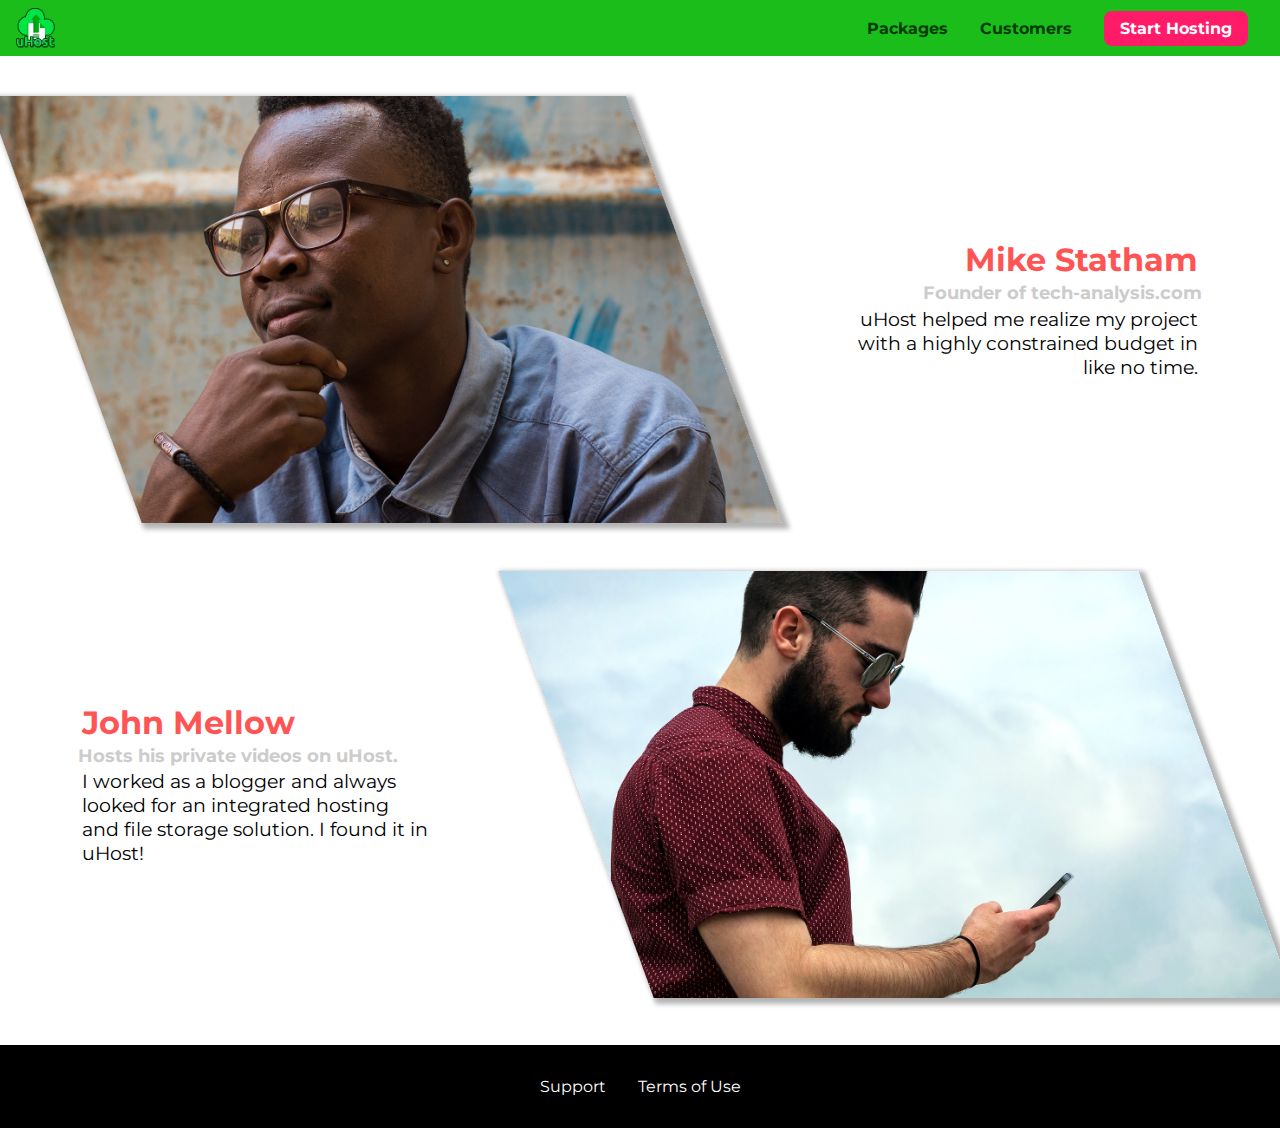
<file: index.html>
<!DOCTYPE html>
<html lang="en">

<head>
    <meta charset="UTF-8">
    <meta name="viewport" content="width=device-width, initial-scale=1.0">
    <meta http-equiv="X-UA-Compatible" content="ie=edge">
    <title>uHost Customers</title>
    <link rel="shortcut icon" href="../favicon.png">
    <link href="https://fonts.googleapis.com/css?family=Anton|Montserrat:400,700" rel="stylesheet">
    <link rel="stylesheet" href="../shared.css">
    <link rel="stylesheet" href="customers.css">
</head>

<body>
    <div class="backdrop"></div>
    <header class="main-header">
        <div>
            <button class="toggle-button">
                <span class="toggle-button__bar"></span>
                <span class="toggle-button__bar"></span>
                <span class="toggle-button__bar"></span>
            </button>
            <a href="../index.html" class="main-header__brand">
                <img src="../images/uhost-icon.png" alt="logo">
            </a>
        </div>
        <nav class="main-nav">
            <ul class="main-nav__items">
                <li class="main-nav__item">
                    <a href="../packages/index.html">Packages</a>
                </li>
                <li class="main-nav__item">
                    <a href="index.html">Customers</a>
                </li>
                <li class="main-nav__item main-nav__item--cta">
                    <a href="../start-hosting/index.html">Start Hosting</a>
                </li>
            </ul>
        </nav>
    </header>
      <nav class="mobile-nav">
    <ul class="mobile-nav__items">
        <li class="mobile-nav__item">
            <a href="../packages/index.html">Packages</a>
        </li>
        <li class="mobile-nav__item">
            <a href="index.html">Customers</a>
        </li>
        <li class="mobile-nav__item mobile-nav__item--cta">
            <a href="../start-hosting/index.html">Start Hosting</a>
        </li>
    </ul>
</nav>
    <main>
        <div>
            <div class="testimonial" id="customer-1">
                <div class="testimonial__image-container">
                    <img src="../images/customer-1.jpg" alt="Mike Statham - Customer" class="testimonial__image">
                </div>
                <div class="testimonial__info">
                    <h1 class="testimonial__name">Mike Statham</h1>
                    <h2 class="testimonial__subtitle">Founder of
                        <a href="tech-analysis.com">tech-analysis.com</a>
                    </h2>
                    <p class="testimonial__text">uHost helped me realize my project with a highly constrained budget in like no time.</p>
                </div>
            </div>
            <div class="testimonial" id="customer-2">

                <div class="testimonial__info">
                    <h1 class="testimonial__name">John Mellow</h1>
                    <h2 class="testimonial__subtitle">Hosts his private videos on uHost.
                    </h2>
                    <p class="testimonial__text">I worked as a blogger and always looked for an integrated hosting and file storage solution. I found
                        it in uHost!
                    </p>
                </div>
                <div class="testimonial__image-container">
                    <img src="../images/customer-2.jpg" alt="John Mellow - Customer" class="testimonial__image">
                </div>
            </div>
        </div>
    </main>
    <footer class="main-footer">
        <nav>
            <ul class="main-footer__links">
                <li class="main-footer__link">
                    <a href="#">Support</a>
                </li>
                <li class="main-footer__link">
                    <a href="#">Terms of Use</a>
                </li>
            </ul>
        </nav>
    </footer>
    <script src="../share.js"></script>
</body>

</html>
</file>
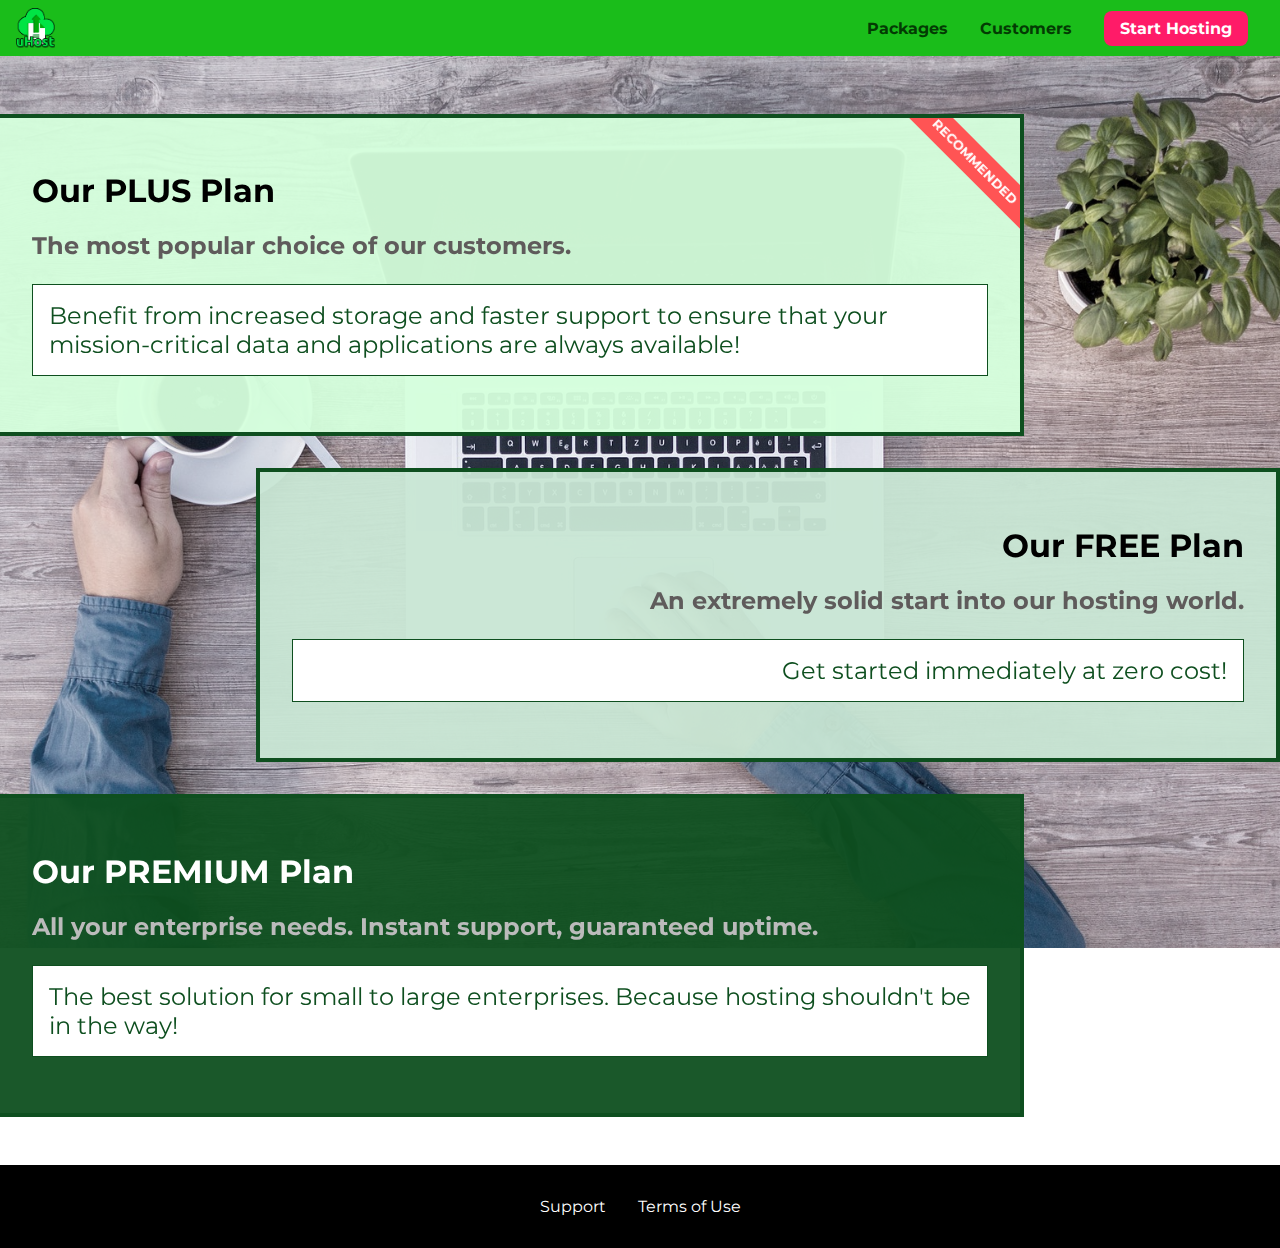
<file: packages/index.html>
<!DOCTYPE html>
<html lang="en">

<head>
    <meta charset="UTF-8">
    <meta http-equiv="X-UA-Compatible" content="ie=edge">
    <meta name = "viewport" content="width=device-width, initial-scale=1.0">
    <title>uHost</title>
    <link rel="shortcut icon" href="../favicon.png">
    <link href="https://fonts.googleapis.com/css?family=Montserrat:400,700" rel="stylesheet">
    <link rel="stylesheet" href="../shared.css">
    <link rel="stylesheet" href="packages.css">
</head>
<body>
    <div class="backdrop"></div>
    <div class="background"></div>
    <header class="main-header">
    <div>
        <button class="toggle-button">
            <span class="toggle-button__bar"></span>
            <span class="toggle-button__bar"></span>
            <span class="toggle-button__bar"></span>
        </button>
        <a href="../index.html" class="main-header__brand">
            <img src="../images/uhost-icon.png" alt="logo">
        </a>
    </div>
    <nav class="main-nav">
        <ul class="main-nav__items">
            <li class="main-nav__item">
                <a href="index.html">Packages</a>
            </li>
            <li class="main-nav__item">
                <a href="../customers/index.html">Customers</a>
            </li>
            <li class="main-nav__item main-nav__item--cta">
                <a href="../start-hosting/index.html">Start Hosting</a>
            </li>
        </ul>
    </nav>
</header>
    <nav class="mobile-nav">
    <ul class="mobile-nav__items">
        <li class="mobile-nav__item">
            <a href="index.html">Packages</a>
        </li>
        <li class="mobile-nav__item">
            <a href="../customers/index.html">Customers</a>
        </li>
        <li class="mobile-nav__item mobile-nav__item--cta">
            <a href="../start-hosting/index.html">Start Hosting</a>
        </li>
    </ul>
</nav>
    <main>
        <div class="package__div"></div>
        <section class="package" id="plus">
            <a href="#">
                <h1 class="package__title">Our PLUS Plan</h1>
                <h2 class="package__badge">RECOMMENDED</h2>
                <h2 class="package__subtitle">The most popular choice of our customers.</h2>
                <p class="package__info">Benefit from increased storage and faster support to ensure that your mission-critical data and applications
                    are always available!</p>
            </a>
        </section>
        <section class="package" id="free">
            <a href="#">
                <h1 class="package__title">Our FREE Plan</h1>
                <h2 class="package__subtitle">An extremely solid start into our hosting world.</h2>
                <p class="package__info">Get started immediately at zero cost!</p>
            </a>
        </section>
        <div class="clearfix"></div>
        <section class="package" id="premium">
            <a href="#">
                <h1 class="package__title">Our PREMIUM Plan</h1>
                <h2 class="package__subtitle">All your enterprise needs. Instant support, guaranteed uptime. </h2>
                <p class="package__info">The best solution for small to large enterprises. Because hosting shouldn't be in the way!</p>
            </a>
        </section>
       
    </main>
    <footer class="main-footer">
        <nav>
            <ul class="main-footer__links">
                <li class="main-footer__link">
                    <a href="#">Support</a>
                </li>
                <li class="main-footer__link">
                    <a href="#">Terms of Use</a>
                </li>
            </ul>
        </nav>
    </footer>
    <script src="../share.js"></script>
</body>

</html>
</file>
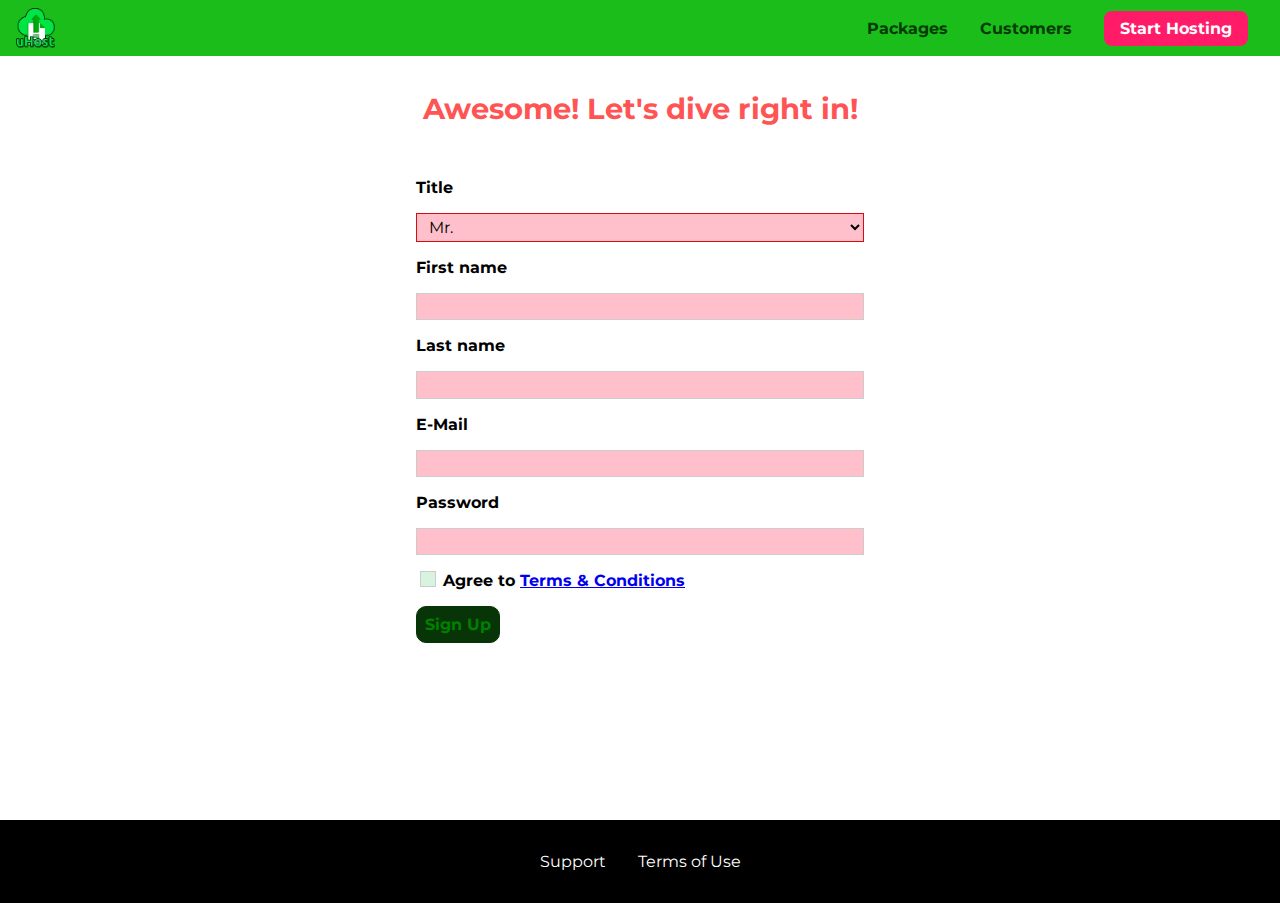
<file: start-hosting/index.html>
<!DOCTYPE html>
<html lang="en">

<head>
    <meta charset="UTF-8">
    <meta name="viewport" content="width=device-width, initial-scale=1.0">
    <meta http-equiv="X-UA-Compatible" content="ie=edge">
    <title>uHost Signup</title>
    <link rel="shortcut icon" href="../favicon.png">
    <link href="https://fonts.googleapis.com/css?family=Anton|Montserrat:400,700" rel="stylesheet">
    <link rel="stylesheet" href="../shared.css">
    <link rel="stylesheet" href="start-hosting.css">
</head>

<body>
    <div class="backdrop"></div>
    <header class="main-header">
        <div>
            <button class="toggle-button">
                <span class="toggle-button__bar"></span>
                <span class="toggle-button__bar"></span>
                <span class="toggle-button__bar"></span>
            </button>
            <a href="../index.html" class="main-header__brand">
                <img src="../images/uhost-icon.png" alt="uHost - Your favorite hosting company">
            </a>
        </div>
        <nav class="main-nav">
            <ul class="main-nav__items">
                <li class="main-nav__item">
                    <a href="../packages/index.html">Packages</a>
                </li>
                <li class="main-nav__item">
                    <a href="../customers/index.html">Customers</a>
                </li>
                <li class="main-nav__item main-nav__item--cta">
                    <a href="index.html">Start Hosting</a>
                </li>
            </ul>
        </nav>
    </header>
    <nav class="mobile-nav">
        <ul class="mobile-nav__items">
            <li class="mobile-nav__item">
                <a href="../packages/index.html">Packages</a>
            </li>
            <li class="mobile-nav__item">
                <a href="../customers/index.html">Customers</a>
            </li>
            <li class="mobile-nav__item mobile-nav__item--cta">
                <a href="index.html">Start Hosting</a>
            </li>
        </ul>
    </nav>
    <main class="signup-page">
        <h1 class="signup-title">Awesome! Let's dive right in!</h1>
        <form action="index.html" class="signup-form">
            <label for="title">Title</label>
            <select id="title" class="invalid">
                <option value="mr">Mr.</option>
                <option value="ms">Ms.</option>
                <option value="mr">Dr.</option>
                <option value="ms">Sr.</option>
                <option value="mr">Commander.</option>
                <option value="ms">Lieutenant.</option>
            </select>
            <label for="first-name">First name</label>
            <input type="text" class="invalid" id="first-name">
            <label for="last-name">Last name</label>
            <input type="text" class="invalid" id="last-name">
            <label for="email">E-Mail</label>
            <input type="email" id="email" class="invalid">
            <label for="password">Password</label>
            <input type="password" class="invalid" id="password">
            <input type="checkbox" id="agree-terms" class="invalid">
            <label for="agree-terms">Agree to
                <a href="#">Terms &amp; Conditions</a>
            </label>
            <button type="submit" class="button">Sign Up</button>
        </form>
    </main>
    <footer class="main-footer">
        <nav>
            <ul class="main-footer__links">
                <li class="main-footer__link">
                    <a href="#">Support</a>
                </li>
                <li class="main-footer__link">
                    <a href="#">Terms of Use</a>
                </li>
            </ul>
        </nav>
    </footer>
    <script src="../share.js"></script>
</body>

</html>
</file>
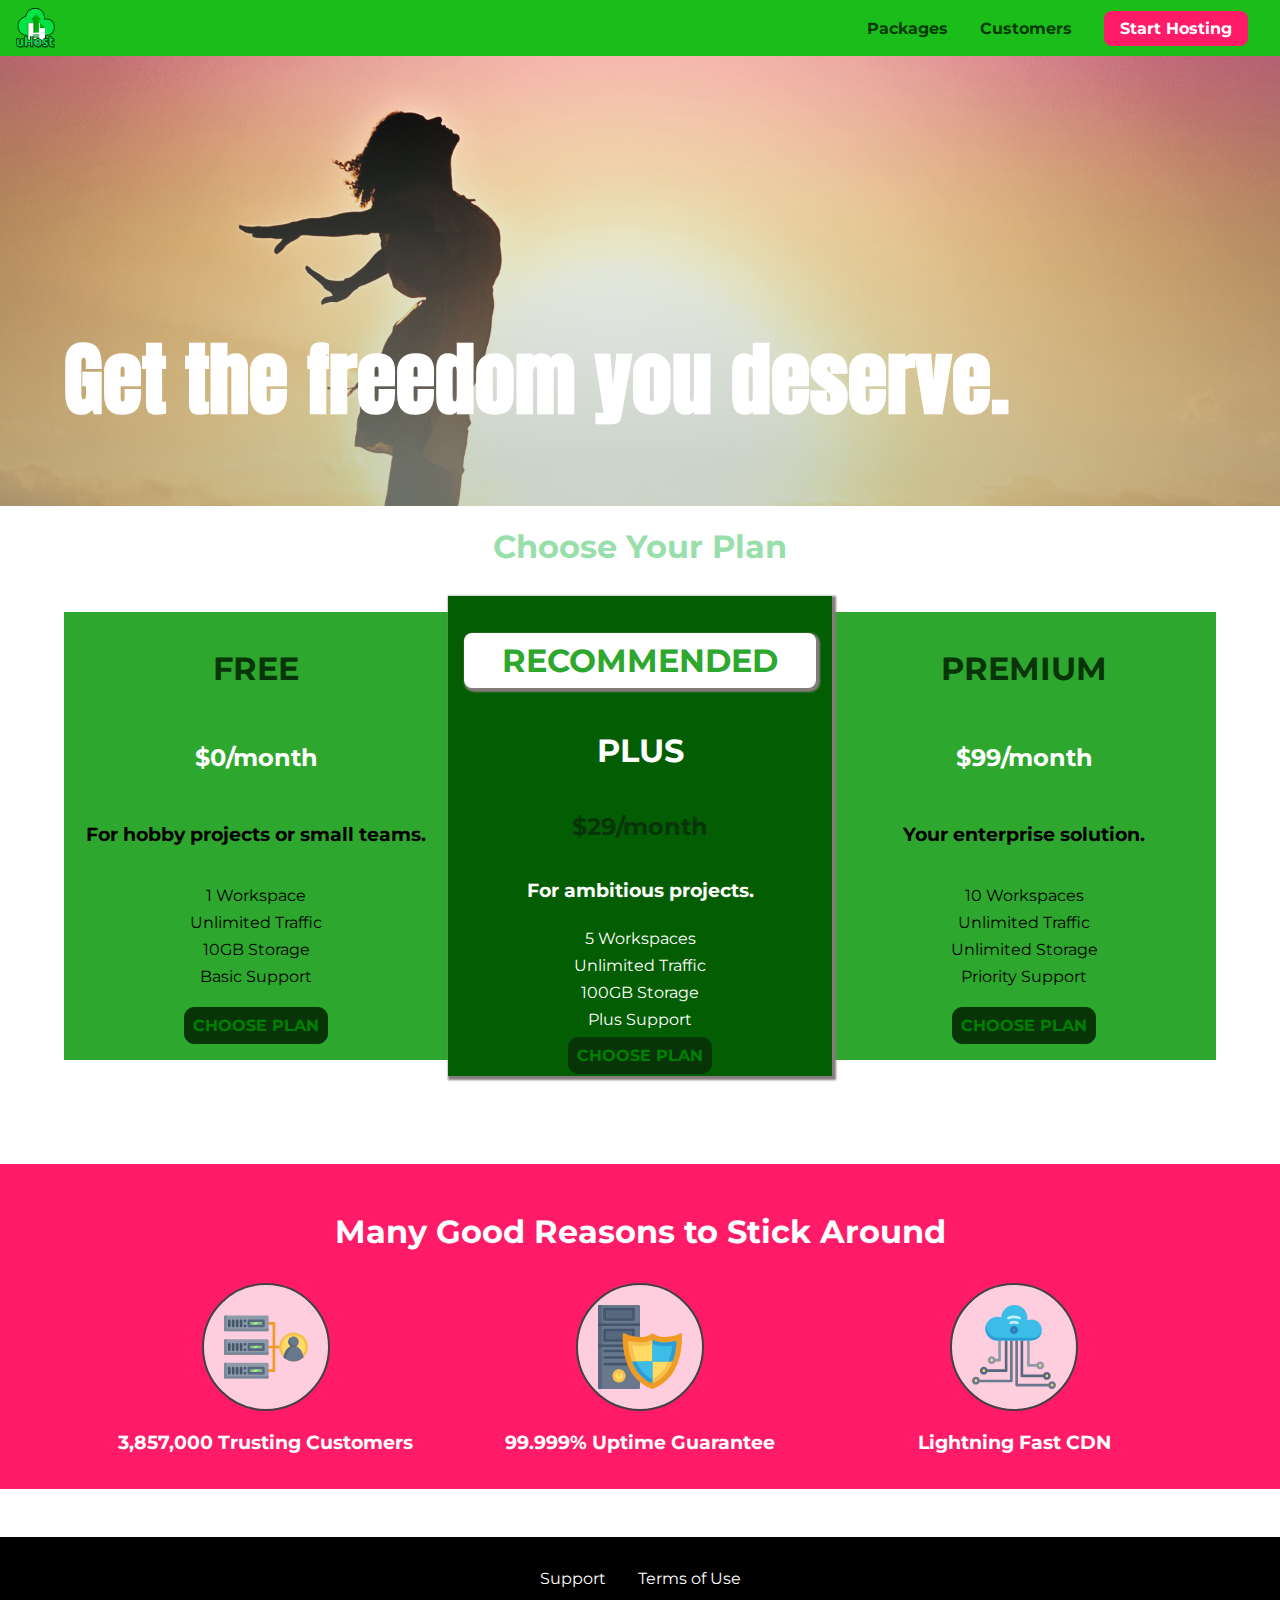
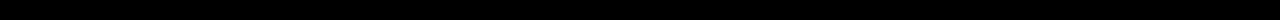
<file: index (1).html>
<!DOCTYPE html>
<html lang="en">

<head>
    <meta charset="UTF-8">
    <meta http-equiv="X-UA-Compatible" content="ie=edge">
    <meta name = "viewport" content="width=device-width, initial-scale=1.0">
    <title>uHost</title>
    <link rel="shortcut icon" href="favicon.png">
    <link href="https://fonts.googleapis.com/css?family=Anton" rel="stylesheet">
    <link href="https://fonts.googleapis.com/css?family=Montserrat:400,700" rel="stylesheet">
    <link rel="stylesheet" href="shared.css">
    <link rel="stylesheet" href="main.css">
</head>
  <body>
      <div class="modal">
        <h1 class="modal__title">Do you want to continue?</h1>
        <div class="modal__actions">
            <a href="start-hosting/index.html" class="modal__action">Yes!</a>
            <button class="modal__action modal__action--negative" type="button">No!</button>
        </div>
    </div>
    <div class="backdrop"></div>
     <header class="main-header">
    <div>
        <button class="toggle-button">
            <span class="toggle-button__bar"></span>
            <span class="toggle-button__bar"></span>
            <span class="toggle-button__bar"></span>
        </button>
        <a href="index.html" class="main-header__brand">
            <img src="images/uhost-icon.png" alt="logo">
        </a>
    </div>
    <nav class="main-nav">
        <ul class="main-nav__items">
            <li class="main-nav__item">
                <a href="packages/index.html">Packages</a>
            </li>
            <li class="main-nav__item">
                <a href="customers/index.html">Customers</a>
            </li>
            <li class="main-nav__item main-nav__item--cta">
                <a href="start-hosting/index.html">Start Hosting</a>
            </li>
        </ul>
    </nav>
</header>
<nav class="mobile-nav">
    <ul class="mobile-nav__items">
        <li class="mobile-nav__item">
            <a href="packages/index.html">Packages</a>
        </li>
        <li class="mobile-nav__item">
            <a href="customers/index.html">Customers</a>
        </li>
        <li class="mobile-nav__item mobile-nav__item--cta">
            <a href="start-hosting/index.html">Start Hosting</a>
        </li>
    </ul>
</nav>
    <main>
        <section id="product-overview">
            <h1>Get the freedom you deserve.</h1>
        </section>
        <section id="plans">
            <h1 class="section-title">Choose Your Plan</h1>
            <div class="plan__list">
                <article class="plan">
                    <h1 class="plan__title">FREE</h1>
                    <h2 class="plan__price">$0/month</h2>
                    <h3>For hobby projects or small teams.</h3>
                    <ul class="plan__features">
                        <li class="plan__feature">1 Workspace</li>
                        <li class="plan__feature">Unlimited Traffic</li>
                        <li class="plan__feature">10GB Storage</li>
                        <li class="plan__feature">Basic Support</li>
                    </ul>
                    <div>
                        <button class="button">CHOOSE PLAN</button>
                    </div>
                </article>
                <article class="plan plan--highlighted ">
                    <h1 class="plan__annotation">RECOMMENDED</h1>
                    <h1 class="plan__title">PLUS</h1>
                    <h2 class="plan__price">$29/month</h2>
                    <h3>For ambitious projects.</h3>
                    <ul class="plan__features">
                        <li class="plan__feature">5 Workspaces</li>
                        <li class="plan__feature">Unlimited Traffic</li>
                        <li class="plan__feature">100GB Storage</li>
                        <li class="plan__feature">Plus Support</li>
                    </ul>
                    <div>
                        <button class="button">CHOOSE PLAN</button>
                    </div>
                </article>
                <article class="plan">
                    <h1 class="plan__title">PREMIUM</h1>
                    <h2 class="plan__price">$99/month</h2>
                    <h3>Your enterprise solution.</h3>
                    <ul class="plan__features">
                        <li class="plan__feature">10 Workspaces</li>
                        <li class="plan__feature">Unlimited Traffic</li>
                        <li class="plan__feature">Unlimited Storage</li>
                        <li class="plan__feature">Priority Support</li>
                    </ul>
                    <div>
                        <button class="button">CHOOSE PLAN</button>
                    </div>
                </article>
            </div>
        </section>
        <section id="key-features">
            <h1 class="section-title">Many Good Reasons to Stick Around</h1>
            <ul class="key-feature__list">
                <li class="key-feature">
                    <div class="key-feature__image">
                        <svg viewBox="0 0 512 512">
                            <path style="fill:#F09B24;" d="M344,248h-32V112c0-4.418-3.582-8-8-8h-40c-4.418,0-8,3.582-8,8s3.582,8,8,8h32v128h-32  c-4.418,0-8,3.582-8,8s3.582,8,8,8h32v128h-32c-4.418,0-8,3.582-8,8s3.582,8,8,8h40c4.418,0,8-3.582,8-8V264h32c4.418,0,8-3.582,8-8  S348.418,248,344,248z"
                            />
                            <path style="fill:#8E9AA9;" d="M264,64H8c-4.418,0-8,3.582-8,8v80c0,4.418,3.582,8,8,8h256c4.418,0,8-3.582,8-8V72  C272,67.582,268.418,64,264,64z"
                            />
                            <path style="fill:#7C899B;" d="M24,144c-4.418,0-8-3.582-8-8V64H8c-4.418,0-8,3.582-8,8v80c0,4.418,3.582,8,8,8h256  c4.418,0,8-3.582,8-8v-8H24z"
                            />
                            <rect x="152" y="96" style="fill:#B8E3A8;" width="88" height="32" />
                            <g>
                                <polygon style="fill:#7EC97D;" points="152,96 152,128 166,128 198,96  " />
                                <polygon style="fill:#7EC97D;" points="220,96 188,128 240,128 240,96  " />
                            </g>
                            <path style="fill:#56677E;" d="M240,136h-88c-4.418,0-8-3.582-8-8V96c0-4.418,3.582-8,8-8h88c4.418,0,8,3.582,8,8v32  C248,132.418,244.418,136,240,136z M160,120h72v-16h-72V120z"
                            />
                            <g>
                                <path style="fill:#435670;" d="M32,136c-4.418,0-8-3.582-8-8V96c0-4.418,3.582-8,8-8s8,3.582,8,8v32C40,132.418,36.418,136,32,136z   "
                                />
                                <path style="fill:#435670;" d="M56,136c-4.418,0-8-3.582-8-8V96c0-4.418,3.582-8,8-8s8,3.582,8,8v32C64,132.418,60.418,136,56,136z   "
                                />
                                <path style="fill:#435670;" d="M80,136c-4.418,0-8-3.582-8-8V96c0-4.418,3.582-8,8-8s8,3.582,8,8v32C88,132.418,84.418,136,80,136z   "
                                />
                                <path style="fill:#435670;" d="M104,136c-4.418,0-8-3.582-8-8V96c0-4.418,3.582-8,8-8s8,3.582,8,8v32   C112,132.418,108.418,136,104,136z"
                                />
                                <path style="fill:#435670;" d="M128,105c-4.418,0-8-3.582-8-8v-1c0-4.418,3.582-8,8-8s8,3.582,8,8v1   C136,101.418,132.418,105,128,105z"
                                />
                                <path style="fill:#435670;" d="M128,136c-4.418,0-8-3.582-8-8v-1c0-4.418,3.582-8,8-8s8,3.582,8,8v1   C136,132.418,132.418,136,128,136z"
                                />
                            </g>
                            <path style="fill:#8E9AA9;" d="M264,208H8c-4.418,0-8,3.582-8,8v80c0,4.418,3.582,8,8,8h256c4.418,0,8-3.582,8-8v-80  C272,211.582,268.418,208,264,208z"
                            />
                            <path style="fill:#7C899B;" d="M24,288c-4.418,0-8-3.582-8-8v-72H8c-4.418,0-8,3.582-8,8v80c0,4.418,3.582,8,8,8h256  c4.418,0,8-3.582,8-8v-8H24z"
                            />
                            <rect x="152" y="240" style="fill:#B8E3A8;" width="88" height="32" />
                            <g>
                                <polygon style="fill:#7EC97D;" points="152,240 152,272 166,272 198,240  " />
                                <polygon style="fill:#7EC97D;" points="220,240 188,272 240,272 240,240  " />
                            </g>
                            <path style="fill:#56677E;" d="M240,280h-88c-4.418,0-8-3.582-8-8v-32c0-4.418,3.582-8,8-8h88c4.418,0,8,3.582,8,8v32  C248,276.418,244.418,280,240,280z M160,264h72v-16h-72V264z"
                            />
                            <g>
                                <path style="fill:#435670;" d="M32,280c-4.418,0-8-3.582-8-8v-32c0-4.418,3.582-8,8-8s8,3.582,8,8v32C40,276.418,36.418,280,32,280   z"
                                />
                                <path style="fill:#435670;" d="M56,280c-4.418,0-8-3.582-8-8v-32c0-4.418,3.582-8,8-8s8,3.582,8,8v32C64,276.418,60.418,280,56,280   z"
                                />
                                <path style="fill:#435670;" d="M80,280c-4.418,0-8-3.582-8-8v-32c0-4.418,3.582-8,8-8s8,3.582,8,8v32C88,276.418,84.418,280,80,280   z"
                                />
                                <path style="fill:#435670;" d="M104,280c-4.418,0-8-3.582-8-8v-32c0-4.418,3.582-8,8-8s8,3.582,8,8v32   C112,276.418,108.418,280,104,280z"
                                />
                                <path style="fill:#435670;" d="M128,249c-4.418,0-8-3.582-8-8v-1c0-4.418,3.582-8,8-8s8,3.582,8,8v1   C136,245.418,132.418,249,128,249z"
                                />
                                <path style="fill:#435670;" d="M128,280c-4.418,0-8-3.582-8-8v-1c0-4.418,3.582-8,8-8s8,3.582,8,8v1   C136,276.418,132.418,280,128,280z"
                                />
                            </g>
                            <path style="fill:#8E9AA9;" d="M264,352H8c-4.418,0-8,3.582-8,8v80c0,4.418,3.582,8,8,8h256c4.418,0,8-3.582,8-8v-80  C272,355.582,268.418,352,264,352z"
                            />
                            <path style="fill:#7C899B;" d="M24,432c-4.418,0-8-3.582-8-8v-72H8c-4.418,0-8,3.582-8,8v80c0,4.418,3.582,8,8,8h256  c4.418,0,8-3.582,8-8v-8H24z"
                            />
                            <rect x="152" y="384" style="fill:#B8E3A8;" width="88" height="32" />
                            <g>
                                <polygon style="fill:#7EC97D;" points="152,384 152,416 166,416 198,384  " />
                                <polygon style="fill:#7EC97D;" points="220,384 188,416 240,416 240,384  " />
                            </g>
                            <path style="fill:#56677E;" d="M240,424h-88c-4.418,0-8-3.582-8-8v-32c0-4.418,3.582-8,8-8h88c4.418,0,8,3.582,8,8v32  C248,420.418,244.418,424,240,424z M160,408h72v-16h-72V408z"
                            />
                            <g>
                                <path style="fill:#435670;" d="M32,424c-4.418,0-8-3.582-8-8v-32c0-4.418,3.582-8,8-8s8,3.582,8,8v32C40,420.418,36.418,424,32,424   z"
                                />
                                <path style="fill:#435670;" d="M56,424c-4.418,0-8-3.582-8-8v-32c0-4.418,3.582-8,8-8s8,3.582,8,8v32C64,420.418,60.418,424,56,424   z"
                                />
                                <path style="fill:#435670;" d="M80,424c-4.418,0-8-3.582-8-8v-32c0-4.418,3.582-8,8-8s8,3.582,8,8v32C88,420.418,84.418,424,80,424   z"
                                />
                                <path style="fill:#435670;" d="M104,424c-4.418,0-8-3.582-8-8v-32c0-4.418,3.582-8,8-8s8,3.582,8,8v32   C112,420.418,108.418,424,104,424z"
                                />
                                <path style="fill:#435670;" d="M128,393c-4.418,0-8-3.582-8-8v-1c0-4.418,3.582-8,8-8s8,3.582,8,8v1   C136,389.418,132.418,393,128,393z"
                                />
                                <path style="fill:#435670;" d="M128,424c-4.418,0-8-3.582-8-8v-1c0-4.418,3.582-8,8-8s8,3.582,8,8v1   C136,420.418,132.418,424,128,424z"
                                />
                            </g>
                            <path style="fill:#F7C14D;" d="M424,168c-48.523,0-88,39.477-88,88s39.477,88,88,88s88-39.477,88-88S472.523,168,424,168z" />
                            <path style="fill:#FFDB66;" d="M424,184c-39.701,0-72,32.299-72,72s32.299,72,72,72s72-32.299,72-72S463.701,184,424,184z" />
                            <path style="fill:#69788D;" d="M484.893,314.16C476.393,274.588,451.922,248,424,248s-52.393,26.588-60.893,66.16  c-0.605,2.82,0.354,5.749,2.511,7.664C381.731,336.124,402.465,344,424,344s42.269-7.876,58.381-22.176  C484.539,319.909,485.498,316.98,484.893,314.16z"
                            />
                            <path style="fill:#56677E;" d="M434.053,249.171C430.768,248.403,427.411,248,424,248c-27.922,0-52.393,26.588-60.893,66.16  c-0.605,2.82,0.354,5.749,2.511,7.664c3.383,3.002,6.979,5.703,10.734,8.125C384.904,286.243,407.373,255.378,434.053,249.171z"
                            />
                            <path style="fill:#69788D;" d="M424,192c-17.645,0-32,14.355-32,32s14.355,32,32,32s32-14.355,32-32S441.645,192,424,192z" />
                            <path style="fill:#56677E;" d="M432,248c-17.645,0-32-14.355-32-32c0-6.783,2.128-13.076,5.742-18.258  C397.444,203.53,392,213.138,392,224c0,17.645,14.355,32,32,32c10.862,0,20.471-5.444,26.258-13.742  C445.076,245.872,438.783,248,432,248z"
                            />

                        </svg>
  
                    </div>
                    <p class="key-feature__description">3,857,000 Trusting Customers</p>
                </li>
                <li class="key-feature">
                    <div class="key-feature__image">
                        <svg viewBox="0 0 512 512">
                            <path style="fill:#69788D;" d="M248,0H8C3.582,0,0,3.582,0,8v496c0,4.418,3.582,8,8,8h240c4.418,0,8-3.582,8-8V8  C256,3.582,252.418,0,248,0z"
                            />
                            <path style="fill:#56677E;" d="M24,504V8c0-4.418,3.582-8,8-8H8C3.582,0,0,3.582,0,8v496c0,4.418,3.582,8,8,8h24  C27.582,512,24,508.418,24,504z"
                            />
                            <g>
                                <rect x="0" y="112" style="fill:#435670;" width="256" height="16" />
                                <rect x="0" y="240" style="fill:#435670;" width="256" height="16" />
                            </g>
                            <path style="fill:#F7C14D;" d="M128,392c-22.056,0-40,17.944-40,40s17.944,40,40,40s40-17.944,40-40S150.056,392,128,392z" />
                            <path style="fill:#FFDB66;" d="M128,408c-13.233,0-24,10.767-24,24s10.767,24,24,24s24-10.767,24-24S141.233,408,128,408z" />
                            <path style="fill:#F7C14D;" d="M128,392c-2.739,0-5.414,0.278-8,0.805V424c0,4.418,3.582,8,8,8c4.418,0,8-3.582,8-8v-31.195  C133.414,392.278,130.739,392,128,392z"
                            />
                            <g>
                                <path style="fill:#435670;" d="M216,288H40c-4.418,0-8-3.582-8-8s3.582-8,8-8h176c4.418,0,8,3.582,8,8S220.418,288,216,288z"
                                />
                                <path style="fill:#435670;" d="M216,328H40c-4.418,0-8-3.582-8-8s3.582-8,8-8h176c4.418,0,8,3.582,8,8S220.418,328,216,328z"
                                />
                                <path style="fill:#435670;" d="M216,368H40c-4.418,0-8-3.582-8-8s3.582-8,8-8h176c4.418,0,8,3.582,8,8S220.418,368,216,368z"
                                />
                                <path style="fill:#435670;" d="M216,16H40c-4.418,0-8,3.582-8,8v64c0,4.418,3.582,8,8,8h176c4.418,0,8-3.582,8-8V24   C224,19.582,220.418,16,216,16z"
                                />
                            </g>
                            <rect x="48" y="32" style="fill:#56677E;" width="160" height="48" />
                            <path style="fill:#435670;" d="M216,144H40c-4.418,0-8,3.582-8,8v64c0,4.418,3.582,8,8,8h176c4.418,0,8-3.582,8-8v-64  C224,147.582,220.418,144,216,144z"
                            />
                            <rect x="48" y="160" style="fill:#56677E;" width="160" height="48" />
                            <path style="fill:#F09B24;" d="M511.747,180.237c-0.194-6.537-8.107-10.107-13.135-5.894c-5.6,4.693-42.904,21.282-98.514,21.282  c-33.45,0-64.625-20.999-64.929-21.206c-2.9-1.991-6.764-1.85-9.512,0.346c-2.677,2.135-27.201,20.86-63.793,20.86  c-55.607,0-92.914-16.589-98.515-21.282c-5.028-4.211-12.941-0.645-13.135,5.894c-1.634,54.834,4.655,105.941,18.693,151.903  c12.096,39.604,29.759,74.047,52.497,102.373c27.538,34.304,62.743,59.882,104.66,76.045c3.069,1.918,6.757,1.921,9.83,0  c41.917-16.163,77.122-41.741,104.66-76.045c22.738-28.326,40.401-62.77,52.497-102.373  C507.092,286.179,513.381,235.071,511.747,180.237z"
                            />
                            <path style="fill:#F7C14D;" d="M476.21,221.226c-1.953-1.631-4.568-2.235-7.036-1.628c-21.686,5.327-44.926,8.028-69.075,8.028  c-25.926,0-49.633-8.975-64.955-16.504c-2.307-1.134-5.016-1.091-7.284,0.116c-14.059,7.477-36.919,16.388-65.994,16.388  c-24.153,0-47.394-2.701-69.075-8.028c-5.155-1.268-10.221,2.966-9.894,8.261c2.077,33.693,7.668,65.635,16.616,94.935  c22.774,74.565,66.139,126.334,128.888,153.868c2.032,0.891,4.397,0.891,6.43,0c61.777-27.107,104.716-78.876,127.62-153.868  c8.948-29.3,14.539-61.241,16.616-94.935C479.224,225.319,478.163,222.856,476.21,221.226z"
                            />
                            <path style="fill:#FFDB66;" d="M331.609,451.727c-52.604-25.289-89.304-70.987-109.144-135.944  c-6.532-21.39-11.162-44.336-13.82-68.447c17.133,2.852,34.952,4.291,53.22,4.291c29.394,0,53.376-7.793,69.978-15.561  c17.44,7.736,41.656,15.561,68.256,15.561c18.267,0,36.085-1.439,53.219-4.291c-2.659,24.112-7.288,47.06-13.82,68.448  C419.545,381.108,383.27,426.805,331.609,451.727z"
                            />
                            <g>
                                <path style="fill:#2C9DD4;" d="M479.066,227.858c0.157-2.539-0.903-5.002-2.856-6.633s-4.568-2.235-7.036-1.628   c-21.686,5.327-44.926,8.028-69.075,8.028c-25.926,0-49.633-8.975-64.955-16.504c-1.057-0.52-2.2-0.78-3.345-0.806l-0.072,133.351   h123.601c2.556-6.746,4.933-13.702,7.123-20.874C471.398,293.493,476.989,261.552,479.066,227.858z"
                                />
                                <path style="fill:#2C9DD4;" d="M206.658,343.667c24.153,63.42,65.028,108.108,121.743,132.995c1.031,0.452,2.147,0.673,3.263,0.666   l0.063-133.661H206.658z"
                                />
                            </g>
                            <g>
                                <path style="fill:#3CBDE8;" d="M439.497,315.783c6.532-21.389,11.161-44.336,13.82-68.448c-17.134,2.852-34.952,4.291-53.219,4.291   c-26.6,0-50.815-7.824-68.256-15.561l-0.116,107.601h97.758C433.179,334.807,436.524,325.518,439.497,315.783z"
                                />
                                <path style="fill:#3CBDE8;" d="M232.523,343.667c21.144,50.298,54.363,86.56,99.087,108.06l0.117-108.06H232.523z" />
                            </g>
                        </svg>
                    </div>
                    <p class="key-feature__description">99.999% Uptime Guarantee</p>
                </li>
                <li class="key-feature">
                    <div class="key-feature__image">
                        <svg viewBox="0 0 512 512">
                            <path style="fill:#8E9AA9;" d="M168,200c-4.418,0-8,3.582-8,8v120h-17.376c-3.302-9.311-12.194-16-22.624-16  c-13.234,0-24,10.767-24,24s10.766,24,24,24c10.429,0,19.321-6.689,22.624-16H168c4.418,0,8-3.582,8-8V208  C176,203.582,172.418,200,168,200z"
                            />
                            <path style="fill:#FFDB66;" d="M120,328c-4.411,0-8,3.589-8,8s3.589,8,8,8s8-3.589,8-8S124.411,328,120,328z" />
                            <path style="fill:#56677E;" d="M208,200c-4.418,0-8,3.582-8,8v184H94.624C91.322,382.689,82.43,376,72,376  c-13.234,0-24,10.767-24,24s10.766,24,24,24c10.429,0,19.321-6.689,22.624-16H208c4.418,0,8-3.582,8-8V208  C216,203.582,212.418,200,208,200z"
                            />
                            <path style="fill:#FFDB66;" d="M72,392c-4.411,0-8,3.589-8,8s3.589,8,8,8s8-3.589,8-8S76.411,392,72,392z" />
                            <path style="fill:#69788D;" d="M240,208c-4.418,0-8,3.582-8,8v239H47.24c-2.671-10.34-12.078-18-23.24-18c-13.234,0-24,10.767-24,24  s10.766,24,24,24c9.666,0,18.009-5.747,21.809-14H240c4.418,0,8-3.582,8-8V216C248,211.582,244.418,208,240,208z"
                            />
                            <path style="fill:#FFDB66;" d="M24,453c-4.411,0-8,3.589-8,8s3.589,8,8,8s8-3.589,8-8S28.411,453,24,453z" />
                            <path style="fill:#69788D;" d="M488,464c-10.429,0-19.321,6.689-22.624,16H280V208c0-4.418-3.582-8-8-8s-8,3.582-8,8v280  c0,4.418,3.582,8,8,8h193.376c3.302,9.311,12.194,16,22.624,16c13.234,0,24-10.767,24-24S501.234,464,488,464z"
                            />
                            <path style="fill:#FFDB66;" d="M488,480c-4.411,0-8,3.589-8,8s3.589,8,8,8s8-3.589,8-8S492.411,480,488,480z" />
                            <path style="fill:#56677E;" d="M456,408c-10.429,0-19.321,6.689-22.624,16H312V208c0-4.418-3.582-8-8-8s-8,3.582-8,8v224  c0,4.418,3.582,8,8,8h129.376c3.302,9.311,12.194,16,22.624,16c13.234,0,24-10.767,24-24S469.234,408,456,408z"
                            />
                            <path style="fill:#FFDB66;" d="M456,424c-4.411,0-8,3.589-8,8s3.589,8,8,8s8-3.589,8-8S460.411,424,456,424z" />
                            <path style="fill:#8E9AA9;" d="M416,344c-10.429,0-19.321,6.689-22.624,16H352V208c0-4.418-3.582-8-8-8s-8,3.582-8,8v160  c0,4.418,3.582,8,8,8h49.376c3.302,9.311,12.194,16,22.624,16c13.234,0,24-10.767,24-24S429.234,344,416,344z"
                            />
                            <path style="fill:#FFDB66;" d="M416,360c-4.411,0-8,3.589-8,8s3.589,8,8,8s8-3.589,8-8S420.411,360,416,360z" />
                            <path style="fill:#3CBDE8;" d="M362,88c-8.741,0-17.231,1.751-25.06,5.085C337.646,88.797,338,84.43,338,80  c0-44.112-35.888-80-80-80c-42.823,0-77.895,33.816-79.909,76.149C170.393,73.415,162.244,72,154,72c-39.701,0-72,32.299-72,72  s32.299,72,72,72h208c35.29,0,64-28.71,64-64S397.29,88,362,88z"
                            />
                            <path style="fill:#2C9DD4;" d="M368,200H160c-39.701,0-72-32.299-72-72c0-5.863,0.721-11.559,2.05-17.019  C84.918,120.88,82,132.102,82,144c0,39.701,32.299,72,72,72h208c30.389,0,55.88-21.296,62.379-49.743  C413.565,186.327,392.352,200,368,200z"
                            />
                            <path style="fill:#2A7DB5;" d="M256,128c-13.234,0-24,10.767-24,24s10.766,24,24,24c13.233,0,24-10.767,24-24S269.233,128,256,128z"
                            />
                            <path style="fill:#2C9DD4;" d="M256,144c-4.411,0-8,3.589-8,8s3.589,8,8,8c4.411,0,8-3.589,8-8S260.411,144,256,144z" />
                            <g>
                                <path style="fill:#C5F1FA;" d="M221.755,87.695c-2.994,0-5.864-1.688-7.233-4.572c-1.894-3.991-0.194-8.763,3.798-10.657   C230.157,66.849,242.834,64,256,64c13.166,0,25.844,2.849,37.68,8.466c3.992,1.895,5.692,6.666,3.798,10.657   s-6.666,5.692-10.657,3.798C277.144,82.328,266.774,80,256,80c-10.774,0-21.144,2.328-30.821,6.921   C224.072,87.446,222.904,87.695,221.755,87.695z"
                                />
                                <path style="fill:#C5F1FA;" d="M276.545,116.618c-1.148,0-2.316-0.249-3.424-0.774C267.745,113.293,261.985,112,256,112   c-5.985,0-11.745,1.293-17.121,3.844c-3.991,1.895-8.763,0.192-10.657-3.798c-1.894-3.992-0.193-8.764,3.798-10.657   C239.557,97.813,247.625,96,256,96c8.376,0,16.444,1.813,23.98,5.389c3.991,1.894,5.692,6.665,3.798,10.657   C282.41,114.93,279.539,116.618,276.545,116.618z"
                                />
                            </g>

                        </svg>
                    </div>
                    <p class="key-feature__description">Lightning Fast CDN</p>
                </li>
            </ul>
        </section>
    </main>
    <footer class="main-footer">
        <nav>
            <ul class="main-footer__links">
                <li class="main-footer__link">
                    <a href="#">Support</a>
                </li>
                <li class="main-footer__link">
                    <a href="#">Terms of Use</a>
                </li>
            </ul>
        </nav>
    </footer>
    <script src="share.js"></script>
</body>
</html>
</file>
<file: shared.css>
/* varibles css*/
:root {
 --carlosColor: #ff1b68;
 --cesarColor: green;
}

* {
    box-sizing: border-box;
}

body {
    font-family: 'Montserrat', sans-serif;
    margin: 0;
}

main {
    min-height: calc(100vh - 3.5rem - 8rem);
    margin-top: 3.5rem;
}

.backdrop {
    position: fixed;
    display: none;
    top: 0;
    left: 0;
    z-index: 100;
    width: 100vw;
    height: 100vh;
    background: rgba(0, 0, 0, 0.5);
}
.main-header {
    width: 100%;
    position: fixed;
    top: 0;
    left: 0;
    background: rgb(26, 189, 26);
    padding: 0.5rem 1rem;
    z-index: 2;
    display: -webkit-box;
    display: -ms-flexbox;
    display: flex;
    -webkit-box-align: center;
        -ms-flex-align: center;
            align-items: center;
    -webkit-box-pack: justify;
        -ms-flex-pack: justify;
            justify-content: space-between;
}

.toggle-button {
    width: 3rem;
    background: transparent;
    border: none;
    cursor: pointer;
    padding-top: 0;
    padding-bottom: 0;
    vertical-align: middle;
  }
  
  .toggle-button:focus {
    outline: none;
  }
  
  .toggle-button__bar {
    width: 100%;
    height: 0.2rem;
    background: black;
    display: block;
    margin: 0.6rem 0;
  }
  

.main-header__brand {
    color: #044b04;
    text-decoration: none;
    font-weight: bold;
}

.main-header__brand img {
    height: 2.5rem;
    vertical-align: middle;
}

.main-nav {
    display: none;   
}

.main-nav__items {
    margin: 0;
    padding: 0;
    list-style: none;
    display: flex;
}

.main-nav__item {
    margin: 0 1rem;
}

.main-nav__item a,
.mobile-nav__item a {
    text-decoration: none;
    color: rgb(3, 59, 3);
    font-weight: bold;
    padding: 0.2 0;
}
.main-nav__item a:hover,
.main-nav__item a:active {
    color: white;
    border-bottom: 5px solid white;
}

.main-nav__item--cta {
    animation: carlos 2s 3s 8 alternate;
}


.main-nav__item--cta a,
.mobile.nav__item--cta a {
    color: white;
    background: var(--carlosColor);
    padding: 0.5rem 1rem;
    border-radius: 8px;
}

.main-nav__item--cta a:hover,
.main-nav__item--cta a:active,
.mobile-nav__item--cta a:hover,
.mobile-nav__item--cta a:active {
    color:  var(--carlosColor);
    background: white;
    border: none;
}
/* phone, pad, small laptop screens */

@media (min-width:40rem) {
    .toggle-button {
        display: none;
    }

    .main-nav {
    display: flex;
    }
}

.main-footer {
    background: black;
    padding: 2rem;
    margin-top: 3rem;

}

.main-footer__links {
    list-style: none;
    margin: 0;
    padding: 0;
    display: flex;
    flex-direction: column;
    align-items: center;
}

.main-footer__link {
    margin: 0.5rem 0;
}

.main-footer__link a {
    color: white;
    text-decoration: none;
}

.main-footer a:hover,
.main-footer a:active { 
    color: #ccc;
}

.mobile-nav {
    transform: translateX(-100%);
    position: fixed;
    z-index: 101;
    top: 0;
    left: 0;
    background: white;
    width: 80%;
    height: 100vh;
    transition: transform 300ms ease-out;
  }
  
  .mobile-nav__items {
    width: 90%;
    height: 100%;
    list-style: none;
    margin: 0% auto;
    padding: 0;
    display: flex;
    flex-direction: column;
    justify-content: center;
    align-items: center;
  }
  
  .mobile-nav__item {
    margin: 1rem 0;
  }
  
  .mobile-nav__item a {
    font-size: 1.5rem;
  }

.button {
    background:rgb(8, 53, 8);
    color:  var( --cesarColor);
    font: inherit;
    border: 1.5px solid rgb(8, 53, 8);
    padding: 0.5rem;
    border-radius: 10px;
    font-weight: bold;
    cursor: pointer;
}

.button:hover,
.button:active {
    background: white;
    color: rgb(8, 53, 8);
}

.button:focus {
    outline: none;
}


@media (min-width: 40rem) {
    .main-footer__link {
        margin: 0 1rem;
    }  
    
    .main-footer__links {
        flex-direction: row;
        justify-content: center;
    }
}

@keyframes carlos {
    0% {
   transform: rotateZ(0);
} 

 50% {
    transform: rotateZ(-25deg);
 }
   
   100%{
    transform: rotateZ(25deg);
   }
}
</file>
<file: customers.css>
.testimonial {
    font-size: 1.2rem;
  }
  
  /* .testimonial__list {
    width: 80%;
    margin: auto;
  } */
  
  .testimonial:first-of-type {
    margin-top: 6rem;
  }

  .testimonial__image-container {
       width: 60%;
       max-width: 40rem;
       box-shadow: 3px 3px 5px 3px rgba(0, 0, 0, 0.3);
       transform: skew(20deg);
       overflow: hidden;
  }

  .testimonial__image {
      width: 100%;
      vertical-align: top;
      transform: skew(-20deg) scale(1.3);
  }
  
  .testimonial__info {
    text-align: right;
    padding: 0.9rem;
  }
  
  #customer-2.testimonial {
    text-align: right;
  }
  
  #customer-2 .testimonial__info {
    text-align: left;
  }
  
  .testimonial__name {
    margin: 0.2rem;
    color: #ff5454;
    font-size: 2rem;
  }
  
  .testimonial__subtitle {
    margin: 0;
    font-size: 1.1rem;
    color: #ccc;
  }
  
  .testimonial__subtitle a {
    color: inherit;
    text-decoration: none;
  }
  
  .testimonial__subtitle a:hover,
  .testimonial__subtitle a:active {
    color: #7a7a7a;
  }
  
  .testimonial__text {
    margin: 0.2rem;
  }

  @media(min-width: 40rem) {
    .testimonial {
      margin: 3rem auto;
      max-width: 1400px;
      display: flex;
      align-items: center;
      justify-content: space-around;
    }

    .testimonial__image-container {
      width: 66%;
  }

  #customer-1:hover .testimonial__image-container {
     animation: flip-customer 1s ease-out forwards;
  }

  .testimonial__info {
    width: 30%;
  }
}

@keyframes flip-customer {
   0% {
       transform: rotateY(0) skew(20deg);
   }
   50%{
       transform: rotateY(160deg) skew(20deg);
   }
   100% {
       transform: rotateY(360deg) skew(20deg);
   }
}
</file>
<file: packages/packages.css>
main {
 padding-top: 2rem;   
}

.background {
    background: url("../images/plans-background.jpg") center/cover;
    filter: grayscale(50%);
    width: 100vw;
    height: 100vh;
    position: fixed;
    z-index: -1;
}

.package__div {
    margin-top: 2.1rem;
}

.package {
    width: 80%;
    margin: 1rem 0;
    border: 4px solid #0e4f1f;
    border-left: none;
    position: relative;
    overflow: hidden;
}

.package:hover,
.package:active {
    box-shadow: 2px 2px 4px rgba(0, 0, 0, 0.5);
    border-color: #ff5445 !important;
}

.package a {
    text-decoration: none;
    color: inherit;
    display: block;
    padding: 2rem;
}

.package__badge {
    position: absolute;
    top: 0;
    right: 0;
    margin: 0;
    font-size: 0.8rem;
    color: white;
    background: #ff5454;
    padding: 0.5rem;
    transform: rotateZ(45deg) translateX(3.5rem) translateY(-1rem);
    transform-origin: center;
    width: 12rem;
    text-align: center;
}


.package__subtitle {
    color: #5f5b5b;

}

.package__info {
    padding: 1rem;
    border: 1px solid #0e4f1f;
    font-size: 1.5rem;
    color: #0e4f1f;
    background: white;
}

.clearfix {
    clear: both;
}

#plus {
    background: rgb(213, 255, 220, 0.95);
}

#free {
    background: rgba(200, 230, 212, 0.95);
    float: right;
    border-left: 4px solid #0e4f1f;
    text-align: right;
}


#premium {
    background: rgb(14, 79, 31, 0.95);
}

#premium .package__title {
    color: white;
}

#premium .package__subtitle {
      color: #bbb;
}

@media(min-width: 40rem) {
    main {
      margin: 3rem auto;
      max-width: 1400px;
    }
}

@media(min-width: 1400px) {
    .package {
      border-left: 4px solid #0e4f1f;
    }
}
</file>
<file: start-hosting/start-hosting.css>
main {
    padding: 1rem;
}

.signup-title {
    text-align: center;
    font-size: 1.8rem;
    color: #ff5454;
}

.signup-form {
    padding: 1rem;
}

.signup-form label {
    font-weight: bold;
}

.signup-form label,
.signup-form input,
.signup-form select {
    display: block;
    margin-top: 1rem;
    width: 100%;
}

.signup-form input.invalid,
.signup-form select.invalid {
    border-color: #d30e0e;
    background: pink;
}

.signup-form input[id*="terms"],
.signup-form input[id*="terms"] + label {
    display: inline-block;
    width: auto;
    vertical-align: bottom;
}

.signup-form input:not([type="checkbox"]),
.signup-form select {
    border: 1px solid #ccc;
    padding: 0.2rem 0.5rem;
    font: inherit;
}

.signup-form input:focus,
.signup-form select:focus {
    outline: none;
    background: #d8f3df;
    border-color: #2ddf5c;
}

.signup-form input[type="checkbox"] {
    border: 1px solid #ccc;
    background: #d8f3df;
    width: 1rem;
    height: 1rem;
    -webkit-appearance: none;
    -moz-appearance: none;
    appearance: none;
}

.signup-form input[type="checkbox"]:checked {
    background: #2ddf5c;
    border: #0e4f1f;
}


.signup-form button[type="submit"] {
    display: block;
    margin-top: 1rem;

}

@media(min-width: 40rem) {
    .signup-form {
        margin: auto;
        width: 30rem;
    }
}
</file>
<file: main.css>
body{
    overflow-x: hidden;
}
#product-overview {
    background: linear-gradient(to top, rgba(171, 184, 168, 0.6) 10%, transparent), 
    url("images/freedom.jpg") center/cover no-repeat border-box, rgb(27, 223, 9);
    /* background-size: cover;
    background-repeat: no-repeat; */
    /* background-position: left 10% bottom 20%; */
    width: 100vw;
    height: 33vh;
    position: relative;
}

#product-overview h1 {
    color: white;
    font-family: 'Anton', sans-serif;
    position: absolute;
    bottom: 3%;
    left: 5%;
    font-size: 1.6rem;
}

@media(min-width: 40rem) {
    #product-overview {
        height: 40vh;
        background-position: 50% 25%;
    }
    #product-overview h1 {
        font-size: 3rem;
    }
}

@media(min-width: 60rem) and (min-height: 40rem) {
    #product-overview {
        height: 50vh;
        background-position: 50% 25%;
    }
    #product-overview h1 {
        font-size: 5rem;
    }
}

.section-title {
    color: #98dfab;
    text-align: center;
}

.plan {
    background: rgb(45, 167, 45);
    text-align: center;
    padding: 1rem;
    margin: 0.5rem 0;
    width: 100%;
    vertical-align: middle;
}

.plan--highlighted {
    background: rgb(3, 94, 3);
    color: white;
}

.plan__annotation {
    background: white;
    color: rgb(45, 167, 45);
    padding: 0.5rem;
    box-shadow: 2px 2px 2px 2px rgb(133, 124, 124);
    border-radius: 8px;
}

.plan__title {
    color: rgb(8, 53, 8);
}

.plan__price {
    color: white;

}

.plan--highlighted .plan__title {
    color: white;
}

.plan--highlighted .plan__price {
    color: rgb(8, 53, 8);
}


.plan__features {
    list-style: none;
    margin: 0;
    padding: 0;
}

.plan__feature {
    margin: 0.5rem 0;
}

@media(min-width: 40rem) {
    .plan__list {
        width: 100%;
        display: flex;
        justify-content: center;
        align-items: center;
    }

    .plan {
        width: 30%;
        display: flex;
        flex-direction: column;
        justify-content: space-between;
        height: 28rem;
    }
    .plan--highlighted {
        box-shadow: 2px 2px 2px 2px rgb(133, 124, 124);
        height: 30rem;
        z-index: 1;
    }
}

#key-features {
    background: #ff1b68; 
    margin-top: 5rem;
    padding: 1rem;
}

#key-features .section-title {
    color: white;
    margin: 2rem;
}

.key-feature__list {
    list-style: none;
    margin: 0;
    padding: 0;
    text-align: center;
}           


@media(min-width: 40rem) {
    .key-feature{
    width: 30%;
  }

  .key-feature__list{
      display: flex;
      justify-content: center;

  }
}

.key-feature__image {
    background: #ffcede;
    width: 128px;
    height: 128px;
    border: 2px solid #424242;
    border-radius: 50%;
    margin: 0 auto;
    padding: 20px;


}

.key-feature__description {
    text-align: center;
    font-weight: bold;
    color: white;
    font-size: 1.2rem;

}

/* h1 {
    font-family: sans-serif;
} */

.modal {
    position: fixed;
    display: none;
    z-index: 200;
    top: 20%;
    left: 30%;
    width: 40%;
    background: white;
    padding: 1rem;
    border: 1px solid #ccc;
    box-shadow: 1px 1px 1px rgba(0, 0, 0, 0.5);
  }
  
  .modal__title {
    text-align: center;
    margin: 0 0 1rem 0;
  }
  
  .modal__actions {
    text-align: center;
  }
  
  .modal__action {
    border: 1px solid #0e4f1f;
    background: #0e4f1f;
    text-decoration: none;
    color: white;
    font: inherit;
    padding: 0.5rem 1rem;
    cursor: pointer;
  }
  
  .modal__action:hover,
  .modal__action:active {
    background: #2ddf5c;
    border-color: #2ddf5c;
  }
  
  .modal__action--negative {
    background: red;
    border-color: red;
  }
  
  .modal__action--negative:hover,
  .modal__action--negative:active {
    background: #ff5454;
    border-color: #ff5454;
  }
</file>
